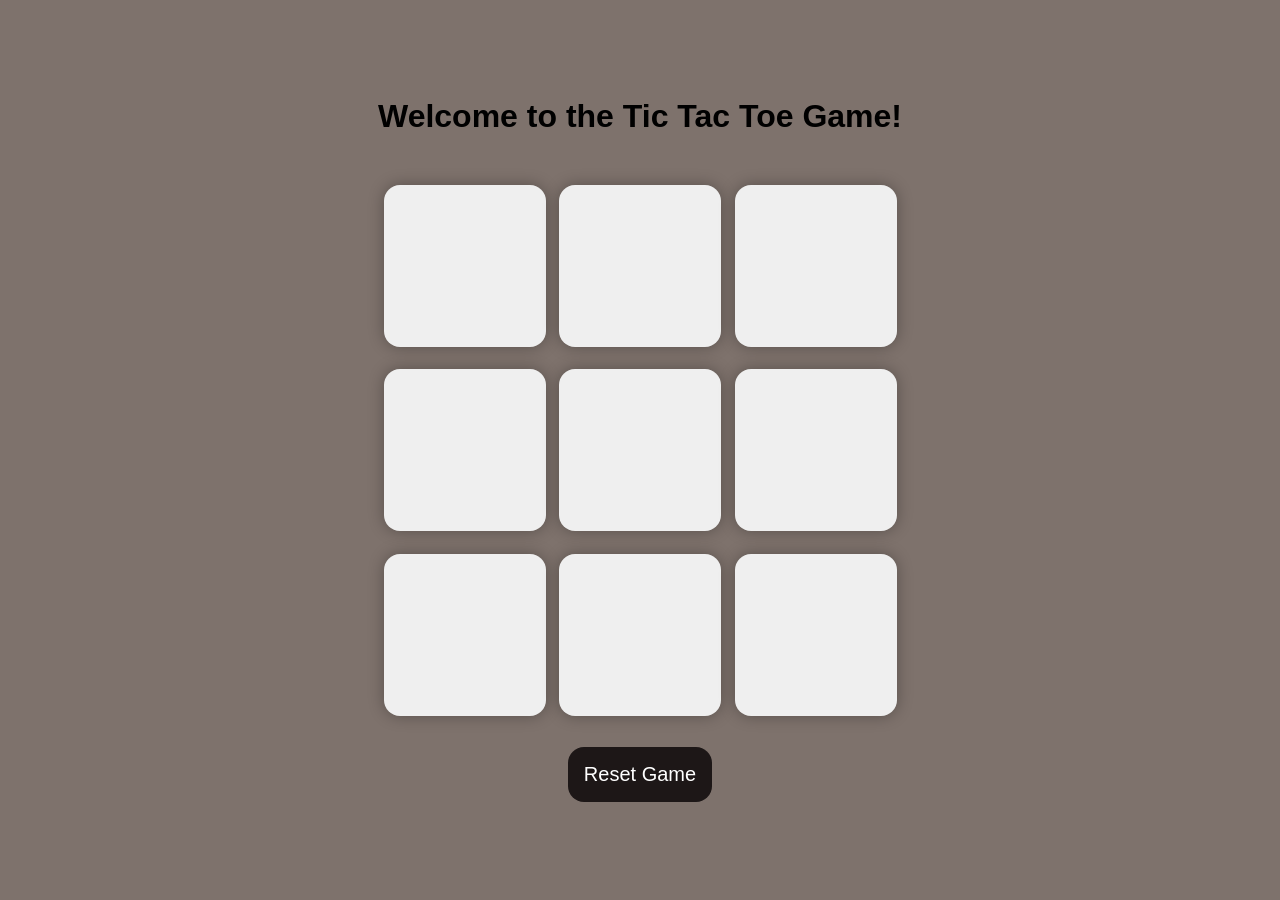
<file: Project/index.html>
<!DOCTYPE html>
<html lang="en">
<head>
    <meta charset="UTF-8">
    <meta name="viewport" content="width=device-width, initial-scale=1.0">
    <title>Tic Tac Toe Game</title>
    <link rel="stylesheet" href="style.css"/>
</head>
<body>
    <main>  
        <h1>Welcome to the Tic Tac Toe Game!</h1>
        <div class="container">
            <div class="game">
                <button class="box"></button>
                <button class="box"></button>
                <button class="box"></button>
                <button class="box"></button>
                <button class="box"></button>
                <button class="box"></button>
                <button class="box"></button>
                <button class="box"></button>
                <button class="box"></button>
            </div> 
        </div>

        <button id="reset-btn">Reset Game</button>
    
    </main>
   <script src="app.js"></script> 
   
</body>
</html>
</file>
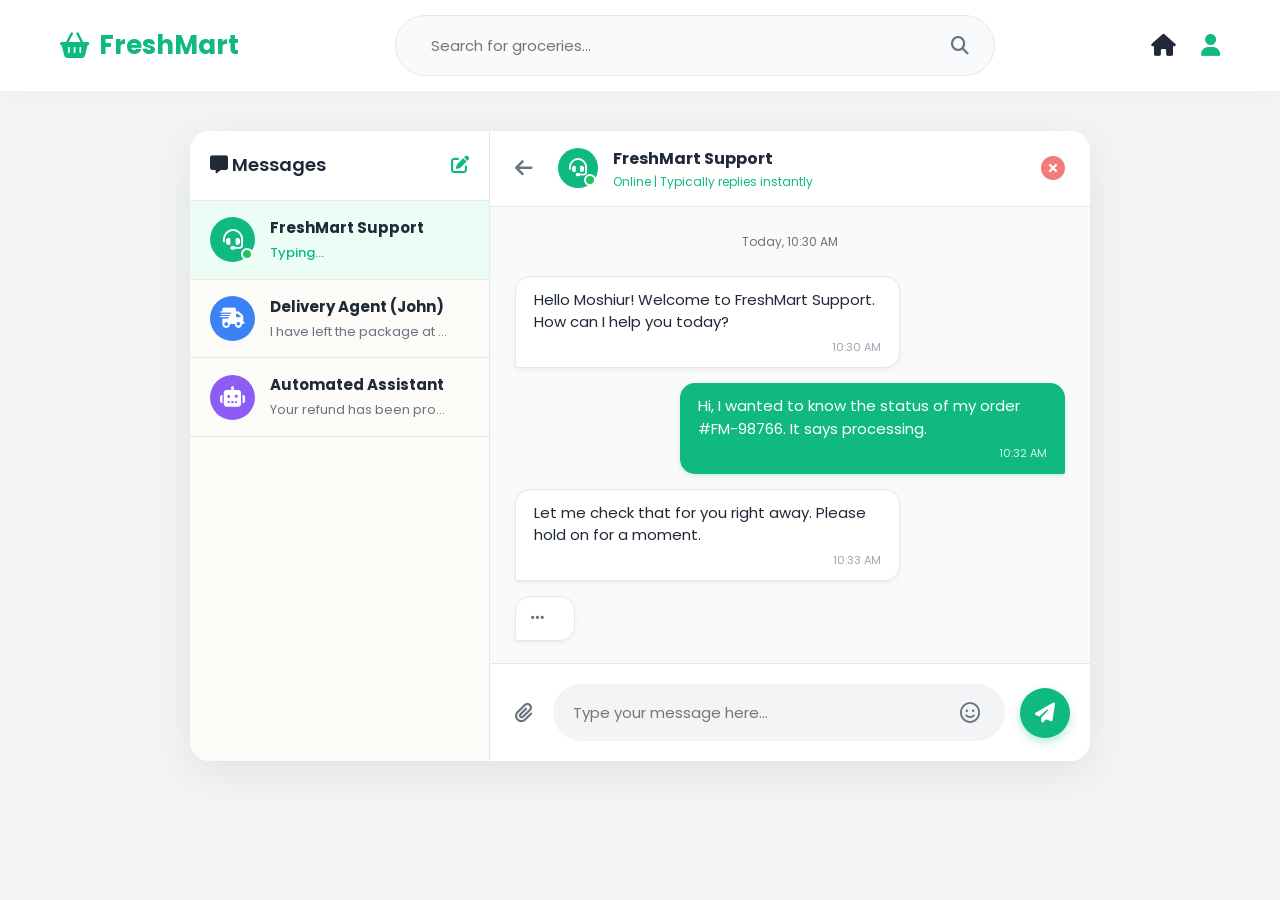
<file: DOM/chat.html>
<!DOCTYPE html>
<html lang="en">
<head>
    <meta charset="UTF-8">
    <meta name="viewport" content="width=device-width, initial-scale=1.0">
    <title>Customer Support | FreshMart</title>
    
    <link rel="preconnect" href="https://fonts.googleapis.com">
    <link rel="preconnect" href="https://fonts.gstatic.com" crossorigin>
    <link href="https://fonts.googleapis.com/css2?family=Poppins:wght@300;400;500;600;700&display=swap" rel="stylesheet">
    <link rel="stylesheet" href="https://cdnjs.cloudflare.com/ajax/libs/font-awesome/6.4.0/css/all.min.css">
    <link rel="stylesheet" href="style.css">

    <style>
        /* Chat Page Specific Styles */
        body {
            background-color: #f3f4f6; /* slightly darker background for chat focus */
        }

        .chat-container {
            max-width: 900px;
            margin: 40px auto;
            background: white;
            border-radius: 20px;
            box-shadow: 0 10px 40px rgba(0,0,0,0.08);
            display: flex;
            height: 70vh; /* Takes up 70% of screen height */
            overflow: hidden;
        }

        /* Left Side: Active Chats / Contacts */
        .chat-sidebar {
            width: 300px;
            background: #fdfbf7;
            border-right: 1px solid var(--border);
            display: flex;
            flex-direction: column;
        }

        .chat-header {
            padding: 20px;
            background: var(--white);
            border-bottom: 1px solid var(--border);
            font-weight: 600;
            font-size: 18px;
            color: var(--text-dark);
            display: flex;
            align-items: center;
            justify-content: space-between;
        }

        .contact-list {
            flex: 1;
            overflow-y: auto;
        }

        .contact-item {
            display: flex;
            align-items: center;
            gap: 15px;
            padding: 15px 20px;
            border-bottom: 1px solid var(--border);
            cursor: pointer;
            transition: background 0.2s;
        }

        .contact-item:hover, .contact-item.active {
            background: #ecfdf5;
        }

        .contact-avatar {
            width: 45px;
            height: 45px;
            border-radius: 50%;
            background: var(--primary);
            color: white;
            display: flex;
            align-items: center;
            justify-content: center;
            font-size: 20px;
            position: relative;
        }

        .online-dot {
            position: absolute;
            bottom: 2px;
            right: 2px;
            width: 12px;
            height: 12px;
            background: #22c55e;
            border-radius: 50%;
            border: 2px solid white;
        }

        .contact-info h4 {
            font-size: 15px;
            color: var(--text-dark);
            margin-bottom: 3px;
        }

        .contact-info p {
            font-size: 13px;
            color: var(--text-light);
            white-space: nowrap;
            overflow: hidden;
            text-overflow: ellipsis;
            width: 180px;
        }

        /* Right Side: Chat Window */
        .chat-window {
            flex: 1;
            display: flex;
            flex-direction: column;
            background: white;
        }

        .chat-window-header {
            padding: 15px 25px;
            border-bottom: 1px solid var(--border);
            display: flex;
            align-items: center;
            gap: 15px;
            background: white;
        }

        .chat-messages {
            flex: 1;
            padding: 25px;
            overflow-y: auto;
            display: flex;
            flex-direction: column;
            gap: 15px;
            background: #fafafa;
        }

        .message {
            max-width: 70%;
            padding: 12px 18px;
            border-radius: 15px;
            font-size: 15px;
            line-height: 1.5;
            position: relative;
        }

        .msg-received {
            background: white;
            color: var(--text-dark);
            align-self: flex-start;
            border-bottom-left-radius: 2px;
            box-shadow: 0 2px 5px rgba(0,0,0,0.05);
            border: 1px solid var(--border);
        }

        .msg-sent {
            background: var(--primary);
            color: white;
            align-self: flex-end;
            border-bottom-right-radius: 2px;
            box-shadow: 0 2px 5px rgba(16, 185, 129, 0.2);
        }

        .msg-time {
            font-size: 11px;
            color: #9ca3af;
            margin-top: 5px;
            display: block;
            text-align: right;
        }

        .msg-sent .msg-time {
            color: #d1fae5;
        }

        /* Chat Input Area */
        .chat-input-area {
            padding: 20px;
            background: white;
            border-top: 1px solid var(--border);
            display: flex;
            gap: 15px;
            align-items: center;
        }

        .chat-input-wrapper {
            flex: 1;
            background: #f3f4f6;
            border-radius: 50px;
            display: flex;
            align-items: center;
            padding: 5px 20px;
        }

        .chat-input-wrapper input {
            flex: 1;
            border: none;
            background: transparent;
            padding: 12px 0;
            outline: none;
            font-size: 15px;
        }

        .chat-btn {
            background: transparent;
            border: none;
            color: var(--text-light);
            font-size: 20px;
            cursor: pointer;
            transition: color 0.3s;
            padding: 0 5px;
        }

        .chat-btn:hover {
            color: var(--primary);
        }

        .send-btn {
            background: var(--primary);
            color: white;
            width: 50px;
            height: 50px;
            border-radius: 50%;
            display: flex;
            align-items: center;
            justify-content: center;
            font-size: 20px;
            border: none;
            cursor: pointer;
            transition: all 0.3s;
            box-shadow: 0 4px 10px rgba(16, 185, 129, 0.3);
        }

        .send-btn:hover {
            background: var(--primary-dark);
            transform: scale(1.05);
        }
    </style>
</head>
<body>

    <!-- Navigation Bar -->
    <header id="navbar">
        <div class="nav-container">
            <a href="index.html" class="logo">
                <i class="fa-solid fa-basket-shopping"></i> FreshMart
            </a>
            
            <div class="search-bar">
                <input type="text" placeholder="Search for groceries...">
                <button><i class="fa-solid fa-magnifying-glass"></i></button>
            </div>

            <div class="nav-icons">
                <a href="index.html" class="icon-wrapper" title="Back to Home">
                    <i class="fa-solid fa-house"></i>
                </a>
                <a href="profile.html" class="icon-wrapper" style="color: var(--primary);">
                    <i class="fa-solid fa-user"></i>
                </a>
            </div>
        </div>
    </header>

    <!-- Chat Container -->
    <div class="chat-container">
        
        <!-- Sidebar (Contacts) -->
        <div class="chat-sidebar">
            <div class="chat-header">
                <span><i class="fa-solid fa-message"></i> Messages</span>
                <i class="fa-solid fa-pen-to-square" style="cursor: pointer; color: var(--primary);"></i>
            </div>
            
            <div class="contact-list">
                <!-- Active Support Chat -->
                <div class="contact-item active">
                    <div class="contact-avatar">
                        <i class="fa-solid fa-headset"></i>
                        <div class="online-dot"></div>
                    </div>
                    <div class="contact-info">
                        <h4>FreshMart Support</h4>
                        <p style="color: var(--primary); font-weight: 500;">Typing...</p>
                    </div>
                </div>

                <!-- Previous Chat 1 -->
                <div class="contact-item">
                    <div class="contact-avatar" style="background: #3b82f6;">
                        <i class="fa-solid fa-truck-fast"></i>
                    </div>
                    <div class="contact-info">
                        <h4>Delivery Agent (John)</h4>
                        <p>I have left the package at the door.</p>
                    </div>
                </div>

                <!-- Previous Chat 2 -->
                <div class="contact-item">
                    <div class="contact-avatar" style="background: #8b5cf6;">
                        <i class="fa-solid fa-robot"></i>
                    </div>
                    <div class="contact-info">
                        <h4>Automated Assistant</h4>
                        <p>Your refund has been processed.</p>
                    </div>
                </div>
            </div>
        </div>

        <!-- Main Chat Window -->
        <div class="chat-window">
            
            <!-- Chat Header -->
            <div class="chat-window-header">
                <!-- Mobile Back Button -->
                <button class="mobile-back-btn" onclick="window.location.href='index.html'" title="Back to Home" style="background: none; border: none; font-size: 20px; color: var(--text-light); cursor: pointer; display: flex; align-items: center; justify-content: center; margin-right: 10px; transition: color 0.3s;" onmouseover="this.style.color='var(--primary)'" onmouseout="this.style.color='var(--text-light)'">
                    <i class="fa-solid fa-arrow-left"></i>
                </button>

                <div class="contact-avatar" style="width: 40px; height: 40px; font-size: 18px;">
                    <i class="fa-solid fa-headset"></i>
                    <div class="online-dot"></div>
                </div>
                <div style="flex: 1;">
                    <h3 style="font-size: 16px; color: var(--text-dark);">FreshMart Support</h3>
                    <p style="font-size: 12px; color: #10b981;">Online | Typically replies instantly</p>
                </div>
                
                <!-- Close Chat / Back Button -->
                <button onclick="window.location.href='index.html'" title="Close Chat" style="background: none; border: none; font-size: 24px; color: #ef4444; cursor: pointer; opacity: 0.7; transition: all 0.3s;" onmouseover="this.style.opacity='1'; this.style.transform='scale(1.1)'" onmouseout="this.style.opacity='0.7'; this.style.transform='scale(1)'">
                    <i class="fa-solid fa-circle-xmark"></i>
                </button>
            </div>

            <!-- Chat Messages -->
            <div class="chat-messages" id="chatMessages">
                <div style="text-align: center; color: var(--text-light); font-size: 12px; margin-bottom: 10px;">Today, 10:30 AM</div>
                
                <div class="message msg-received">
                    Hello Moshiur! Welcome to FreshMart Support. How can I help you today?
                    <span class="msg-time">10:30 AM</span>
                </div>

                <div class="message msg-sent">
                    Hi, I wanted to know the status of my order #FM-98766. It says processing.
                    <span class="msg-time">10:32 AM</span>
                </div>

                <div class="message msg-received">
                    Let me check that for you right away. Please hold on for a moment.
                    <span class="msg-time">10:33 AM</span>
                </div>
                
                <!-- Typing Indicator -->
                <div class="message msg-received" id="typingIndicator" style="width: 60px; padding: 10px 15px;">
                    <i class="fa-solid fa-ellipsis" style="color: var(--text-light); animation: fade 1s infinite alternate;"></i>
                </div>
            </div>

            <!-- Chat Input -->
            <form class="chat-input-area" onsubmit="sendMessage(event)">
                <button type="button" class="chat-btn" title="Attach File"><i class="fa-solid fa-paperclip"></i></button>
                
                <div class="chat-input-wrapper">
                    <input type="text" id="messageInput" placeholder="Type your message here..." autocomplete="off">
                    <button type="button" class="chat-btn"><i class="fa-regular fa-face-smile"></i></button>
                </div>

                <button type="submit" class="send-btn"><i class="fa-solid fa-paper-plane"></i></button>
            </form>
        </div>

    </div>

    <script>
        function sendMessage(e) {
            e.preventDefault();
            const input = document.getElementById('messageInput');
            const messageText = input.value.trim();
            
            if(messageText === '') return;

            const chatMessages = document.getElementById('chatMessages');
            const typingIndicator = document.getElementById('typingIndicator');

            // Get Current Time
            const now = new Date();
            let hours = now.getHours();
            let minutes = now.getMinutes();
            const ampm = hours >= 12 ? 'PM' : 'AM';
            hours = hours % 12;
            hours = hours ? hours : 12; 
            minutes = minutes < 10 ? '0' + minutes : minutes;
            const timeString = hours + ':' + minutes + ' ' + ampm;

            // Create New Message Element
            const newMessage = document.createElement('div');
            newMessage.className = 'message msg-sent';
            newMessage.innerHTML = `
                ${messageText}
                <span class="msg-time">${timeString}</span>
            `;

            // Insert message before typing indicator
            chatMessages.insertBefore(newMessage, typingIndicator);
            
            // Clear input
            input.value = '';

            // Scroll to bottom
            chatMessages.scrollTop = chatMessages.scrollHeight;

            // Simulate Reply after 2 seconds
            typingIndicator.style.display = 'block';
            setTimeout(() => {
                const replyMessage = document.createElement('div');
                replyMessage.className = 'message msg-received';
                replyMessage.innerHTML = `
                    Thanks for your patience. Your order is packed and will be dispatched in the next 30 minutes! 🚚
                    <span class="msg-time">${timeString}</span>
                `;
                chatMessages.insertBefore(replyMessage, typingIndicator);
                chatMessages.scrollTop = chatMessages.scrollHeight;
            }, 2000);
        }

        // Add simple animation for typing dots
        const style = document.createElement('style');
        style.innerHTML = `
            @keyframes fade {
                0% { opacity: 0.3; }
                100% { opacity: 1; }
            }
        `;
        document.head.appendChild(style);
    </script>
</body>
</html>
</file>
<file: Project/style.css>
*{
    margin: 0;
    padding: 0;
}

body{
    background-color: #7e726c;
    font-family: Arial, sans-serif;
    text-align: center;
    min-height: 100vh;
    display: flex;
    justify-content: center;
    align-items: center;
}

main {
    width: 100%;
}

h1 {
    margin-bottom: 5vh;
}

.container{
    display: flex;
    justify-content: center;
    align-items: center;
}

.game{
    height: 60vmin;
    width: 60vmin;
    display: flex;
    flex-wrap: wrap;
    justify-content: center;
    align-items: center;
    gap: 1.5vmin;
}

.box{
    height: 18vmin;
    width: 18vmin;
    border-radius: 1rem;
    border:none;
    box-shadow: 0 0 1rem rgba(0, 0, 0, 0.3);
    font-size: 8vmin;
    color: #de0707;
}

#reset-btn{
 padding: 1rem;   
 font-size: 1.25rem;
 background-color: #1d1717;
 color: #fff;
 border: none;
 border-radius: 1rem;
 margin-top: 3vh;
 cursor: pointer;
}
</file>
<file: DOM/style.css>
/* Modern Super Shop CSS */
:root {
    --primary: #10b981; /* Emerald Green */
    --primary-dark: #059669;
    --text-dark: #1f2937;
    --text-light: #6b7280;
    --bg-light: #f9fafb;
    --white: #ffffff;
    --border: #e5e7eb;
}

* {
    margin: 0;
    padding: 0;
    box-sizing: border-box;
    font-family: 'Poppins', sans-serif;
    scroll-behavior: smooth;
}

body {
    background-color: var(--bg-light);
    color: var(--text-dark);
    line-height: 1.6;
}

a {
    text-decoration: none;
    color: inherit;
}

/* Top Notification Bar */
.top-bar {
    background-color: var(--primary);
    color: var(--white);
    text-align: center;
    padding: 10px 20px;
    font-size: 14px;
    font-weight: 500;
    letter-spacing: 0.5px;
}

/* Navbar */
header {
    background-color: var(--white);
    box-shadow: 0 4px 15px rgba(0,0,0,0.03);
    position: sticky;
    top: 0;
    z-index: 1000;
}

.nav-container {
    max-width: 1200px;
    margin: 0 auto;
    padding: 15px 20px;
    display: flex;
    justify-content: space-between;
    align-items: center;
}

.logo {
    font-size: 26px;
    font-weight: 700;
    color: var(--primary);
    display: flex;
    align-items: center;
    gap: 10px;
}

.search-bar {
    flex: 1;
    max-width: 600px;
    margin: 0 40px;
    display: flex;
    background: var(--bg-light);
    border-radius: 50px;
    padding: 8px 25px;
    border: 1px solid var(--border);
    transition: all 0.3s ease;
}

.search-bar:focus-within {
    border-color: var(--primary);
    box-shadow: 0 0 0 3px rgba(16, 185, 129, 0.1);
    background: var(--white);
}

.search-bar input {
    border: none;
    background: transparent;
    width: 100%;
    padding: 10px;
    outline: none;
    font-size: 15px;
}

.search-bar button {
    background: transparent;
    border: none;
    color: var(--text-light);
    cursor: pointer;
    font-size: 18px;
    transition: color 0.3s;
}

.search-bar button:hover {
    color: var(--primary);
}

.nav-icons {
    display: flex;
    gap: 25px;
    align-items: center;
}

.nav-icons .icon-wrapper {
    position: relative;
    font-size: 22px;
    color: var(--text-dark);
    cursor: pointer;
    transition: transform 0.2s, color 0.3s;
}

.nav-icons .icon-wrapper:hover {
    color: var(--primary);
    transform: translateY(-2px);
}

.badge {
    position: absolute;
    top: -8px;
    right: -10px;
    background: #ef4444;
    color: white;
    font-size: 12px;
    font-weight: bold;
    height: 20px;
    width: 20px;
    display: flex;
    align-items: center;
    justify-content: center;
    border-radius: 50%;
    box-shadow: 0 2px 5px rgba(239, 68, 68, 0.4);
}

/* Hero Section */
.hero {
    max-width: 1200px;
    margin: 30px auto;
    border-radius: 24px;
    color: var(--white);
    padding: 120px 60px;
    display: flex;
    flex-direction: column;
    justify-content: center;
    box-shadow: 0 20px 40px rgba(0,0,0,0.1);
    position: relative;
    overflow: hidden;
    z-index: 1;
}

/* Background image layers for fading effect */
.hero-bg-1, .hero-bg-2, .hero-bg-3 {
    position: absolute;
    top: 0;
    left: 0;
    width: 100%;
    height: 100%;
    z-index: -1;
    background-size: cover;
    background-position: center;
    transition: opacity 1.5s ease-in-out;
}

.hero-bg-1 {
    background-image: linear-gradient(rgba(0, 0, 0, 0.5), rgba(0, 0, 0, 0.5)), url('https://images.pexels.com/photos/1367243/pexels-photo-1367243.jpeg?auto=compress&cs=tinysrgb&w=1200');
}

.hero-bg-2 {
    background-image: linear-gradient(rgba(0, 0, 0, 0.5), rgba(0, 0, 0, 0.5)), url('https://images.pexels.com/photos/1132047/pexels-photo-1132047.jpeg?auto=compress&cs=tinysrgb&w=1200');
    opacity: 0;
}

.hero-bg-3 {
    background-image: linear-gradient(rgba(0, 0, 0, 0.5), rgba(0, 0, 0, 0.5)), url('https://images.pexels.com/photos/264636/pexels-photo-264636.jpeg?auto=compress&cs=tinysrgb&w=1200');
    opacity: 0;
}

.hero h1 {
    font-size: 52px;
    font-weight: 800;
    margin-bottom: 20px;
    max-width: 650px;
    line-height: 1.2;
    animation: fadeInDown 0.8s ease-out;
}

.hero p {
    font-size: 18px;
    margin-bottom: 35px;
    max-width: 550px;
    opacity: 0.9;
    animation: fadeInUp 0.8s ease-out 0.2s both;
}

.btn-primary {
    background-color: var(--primary);
    color: var(--white);
    padding: 15px 35px;
    border-radius: 50px;
    font-weight: 600;
    font-size: 16px;
    display: inline-flex;
    align-items: center;
    gap: 10px;
    transition: all 0.3s cubic-bezier(0.4, 0, 0.2, 1);
    border: none;
    cursor: pointer;
    width: max-content;
    animation: fadeInUp 0.8s ease-out 0.4s both;
}

.btn-primary:hover {
    background-color: var(--primary-dark);
    transform: translateY(-3px);
    box-shadow: 0 10px 20px rgba(16, 185, 129, 0.3);
}

/* Categories */
.section-title {
    text-align: center;
    font-size: 32px;
    font-weight: 700;
    margin: 60px 0 40px;
    color: var(--text-dark);
}

.categories {
    max-width: 1200px;
    margin: 0 auto;
    display: flex;
    justify-content: center;
    gap: 25px;
    flex-wrap: wrap;
    padding: 0 20px;
}

.category-card {
    background: var(--white);
    padding: 25px 20px;
    border-radius: 20px;
    text-align: center;
    width: 160px;
    box-shadow: 0 4px 15px rgba(0,0,0,0.04);
    transition: all 0.3s ease;
    cursor: pointer;
    border: 1px solid var(--border);
}

.category-card:hover {
    transform: translateY(-8px);
    box-shadow: 0 15px 30px rgba(16, 185, 129, 0.1);
    border-color: var(--primary);
}

.category-card img {
    width: 65px;
    height: 65px;
    object-fit: contain;
    margin-bottom: 15px;
    transition: transform 0.3s ease;
}

.category-card:hover img {
    transform: scale(1.1);
}

.category-card h3 {
    font-size: 16px;
    font-weight: 600;
    color: var(--text-dark);
}

/* Featured Products */
.products {
    max-width: 1200px;
    margin: 0 auto 60px;
    display: grid;
    grid-template-columns: repeat(auto-fill, minmax(260px, 1fr));
    gap: 30px;
    padding: 0 20px;
}

.product-card {
    background: var(--white);
    border-radius: 20px;
    padding: 25px;
    text-align: center;
    box-shadow: 0 4px 15px rgba(0,0,0,0.04);
    position: relative;
    transition: all 0.3s ease;
    border: 1px solid var(--border);
    display: flex;
    flex-direction: column;
}

.product-card:hover {
    box-shadow: 0 15px 35px rgba(0,0,0,0.08);
    transform: translateY(-5px);
}

.discount-tag {
    position: absolute;
    top: 20px;
    left: 20px;
    background: #ef4444;
    color: white;
    padding: 5px 12px;
    border-radius: 20px;
    font-size: 12px;
    font-weight: 700;
    z-index: 1;
}

.product-card img {
    width: 180px;
    height: 180px;
    object-fit: cover;
    border-radius: 50%;
    margin: 0 auto 20px;
    transition: transform 0.5s ease;
}

.product-card:hover img {
    transform: scale(1.05) rotate(2deg);
}

.product-title {
    font-size: 18px;
    font-weight: 600;
    margin-bottom: 8px;
    color: var(--text-dark);
}

.product-price {
    color: var(--primary);
    font-size: 22px;
    font-weight: 700;
    margin-bottom: 20px;
}

.product-price span {
    color: var(--text-light);
    text-decoration: line-through;
    font-size: 15px;
    margin-left: 8px;
    font-weight: 500;
}

.add-to-cart {
    width: 100%;
    background: var(--white);
    color: var(--primary);
    border: 2px solid var(--primary);
    padding: 12px;
    border-radius: 50px;
    font-weight: 600;
    font-size: 15px;
    cursor: pointer;
    transition: all 0.3s ease;
    margin-top: auto;
    display: flex;
    justify-content: center;
    align-items: center;
    gap: 8px;
}

.product-card:hover .add-to-cart {
    background: var(--primary);
    color: var(--white);
}

/* Banner */
.promo-banner {
    max-width: 1200px;
    margin: 60px auto;
    background: linear-gradient(135deg, #fef3c7 0%, #fde68a 100%);
    border-radius: 24px;
    padding: 50px;
    display: flex;
    align-items: center;
    justify-content: space-between;
    box-shadow: 0 10px 25px rgba(245, 158, 11, 0.15);
}

.promo-text h2 {
    font-size: 36px;
    color: #92400e;
    margin-bottom: 15px;
    font-weight: 800;
}

.promo-text p {
    font-size: 18px;
    color: #b45309;
}

/* Benefits Section */
.benefits {
    background: var(--white);
    padding: 70px 20px;
    margin-top: 60px;
    border-top: 1px solid var(--border);
}

.benefits-container {
    max-width: 1200px;
    margin: 0 auto;
    display: grid;
    grid-template-columns: repeat(auto-fit, minmax(220px, 1fr));
    gap: 40px;
    text-align: center;
}

.benefit-icon {
    font-size: 45px;
    color: var(--primary);
    margin-bottom: 20px;
    background: #ecfdf5;
    width: 90px;
    height: 90px;
    line-height: 90px;
    border-radius: 50%;
    display: inline-block;
    transition: transform 0.3s ease;
}

.benefits-container div:hover .benefit-icon {
    transform: scale(1.1);
}

.benefits-container h3 {
    font-size: 18px;
    margin-bottom: 8px;
    color: var(--text-dark);
}

.benefits-container p {
    color: var(--text-light);
    font-size: 15px;
}

/* Footer */
footer {
    background: #111827;
    color: var(--white);
    padding: 60px 20px 30px;
    text-align: center;
}

footer h2 {
    font-size: 28px;
    color: var(--primary);
    margin-bottom: 15px;
}

/* Animations */
@keyframes fadeInDown {
    from { opacity: 0; transform: translateY(-20px); }
    to { opacity: 1; transform: translateY(0); }
}

@keyframes fadeInUp {
    from { opacity: 0; transform: translateY(20px); }
    to { opacity: 1; transform: translateY(0); }
}

/* --- Profile Page Styles --- */
.profile-container {
    max-width: 1200px;
    margin: 50px auto 80px;
    display: flex;
    gap: 40px;
    padding: 0 20px;
    align-items: flex-start;
}

.profile-sidebar {
    background: var(--white);
    width: 320px;
    border-radius: 20px;
    overflow: hidden;
    box-shadow: 0 10px 40px rgba(0,0,0,0.06);
    flex-shrink: 0;
    border: 1px solid var(--border);
}

.profile-cover {
    height: 120px;
    background: linear-gradient(135deg, #a7f3d0 0%, #10b981 100%);
    position: relative;
}

.profile-info {
    text-align: center;
    padding: 0 20px 20px;
    margin-top: -50px;
}

.profile-pic-container {
    position: relative;
    width: 110px;
    height: 110px;
    margin: 0 auto 15px;
}

.profile-pic-container img {
    width: 100%;
    height: 100%;
    object-fit: cover;
    border-radius: 50%;
    border: 4px solid var(--white);
    box-shadow: 0 5px 15px rgba(0,0,0,0.1);
    background: var(--white);
}

.upload-btn {
    position: absolute;
    bottom: 5px;
    right: 0px;
    background: var(--white);
    color: var(--primary);
    width: 34px;
    height: 34px;
    border-radius: 50%;
    display: flex;
    align-items: center;
    justify-content: center;
    cursor: pointer;
    border: 2px solid #e5e7eb;
    transition: all 0.3s ease;
    box-shadow: 0 2px 5px rgba(0,0,0,0.1);
}

.upload-btn:hover {
    background: var(--primary);
    color: white;
    border-color: var(--primary);
    transform: scale(1.1);
}

.profile-info h3 {
    font-size: 20px;
    color: var(--text-dark);
    margin-bottom: 2px;
    font-weight: 700;
}

.profile-info p {
    color: var(--text-light);
    font-size: 14px;
    margin-bottom: 0;
}

.profile-menu {
    padding: 20px;
    display: flex;
    flex-direction: column;
    gap: 5px;
    border-top: 1px solid var(--border);
}

.profile-menu button, .profile-menu a {
    background: transparent;
    border: none;
    padding: 14px 20px;
    text-align: left;
    font-size: 15px;
    font-weight: 500;
    color: #4b5563;
    border-radius: 12px;
    cursor: pointer;
    transition: all 0.3s ease;
    display: flex;
    align-items: center;
    gap: 15px;
    text-decoration: none;
}

.profile-menu button i, .profile-menu a i {
    font-size: 18px;
    width: 20px;
    text-align: center;
    color: #9ca3af;
    transition: all 0.3s ease;
}

.profile-menu button:hover, .profile-menu a:hover {
    background: #f3f4f6;
    color: var(--text-dark);
}

.profile-menu button.active, .profile-menu a.active {
    background: #ecfdf5;
    color: var(--primary);
    font-weight: 600;
    box-shadow: 0 2px 10px rgba(16, 185, 129, 0.1);
}

.profile-menu button.active i, .profile-menu a.active i {
    color: var(--primary);
}

.logout-btn {
    color: #ef4444 !important;
    margin-top: 10px !important;
    border-top: 1px solid var(--border);
    border-radius: 0 !important;
    padding-top: 20px !important;
}

.logout-btn i {
    color: #ef4444 !important;
}

.profile-content {
    background: var(--white);
    flex: 1;
    border-radius: 20px;
    padding: 40px;
    box-shadow: 0 10px 40px rgba(0,0,0,0.06);
    border: 1px solid var(--border);
}

.profile-content h2 {
    font-size: 24px;
    margin-bottom: 30px;
    color: var(--text-dark);
    border-bottom: 1px solid var(--border);
    padding-bottom: 20px;
    display: flex;
    justify-content: space-between;
    align-items: center;
}

.form-grid {
    display: grid;
    grid-template-columns: 1fr 1fr;
    gap: 25px;
}

.form-group {
    display: flex;
    flex-direction: column;
    gap: 8px;
}

.form-group.full-width {
    grid-column: span 2;
}

.form-group label {
    font-weight: 500;
    font-size: 14px;
    color: #374151;
}

.form-group input {
    padding: 15px 20px;
    border: 1.5px solid #e5e7eb;
    border-radius: 12px;
    font-size: 15px;
    outline: none;
    transition: all 0.3s ease;
    background: #f9fafb;
    color: var(--text-dark);
}

.form-group input:focus {
    border-color: var(--primary);
    background: white;
    box-shadow: 0 0 0 4px rgba(16, 185, 129, 0.1);
}

.tab-content {
    display: none;
    animation: fadeIn 0.4s ease-in-out;
}

.tab-content.active {
    display: block;
}

@keyframes fadeIn {
    from { opacity: 0; transform: translateY(10px); }
    to { opacity: 1; transform: translateY(0); }
}

/* --- Orders Page Styles --- */
.order-list {
    display: flex;
    flex-direction: column;
    gap: 20px;
}

.order-item {
    background: var(--white);
    border: 1px solid var(--border);
    border-radius: 16px;
    padding: 25px;
    position: relative;
    overflow: hidden;
    transition: all 0.3s ease;
    display: flex;
    flex-wrap: wrap;
    justify-content: space-between;
    align-items: center;
    gap: 20px;
}

.order-item:hover {
    box-shadow: 0 10px 30px rgba(0,0,0,0.06);
    border-color: #d1d5db;
    transform: translateY(-2px);
}

.order-item::before {
    content: '';
    position: absolute;
    left: 0;
    top: 0;
    height: 100%;
    width: 5px;
    background: #e5e7eb;
}

.order-item.delivered::before { background: #10b981; }
.order-item.processing::before { background: #f59e0b; }
.order-item.cancelled::before { background: #ef4444; }

.order-header {
    display: flex;
    align-items: center;
    gap: 15px;
    margin-bottom: 15px;
}

.order-icon {
    width: 50px;
    height: 50px;
    border-radius: 50%;
    display: flex;
    align-items: center;
    justify-content: center;
    font-size: 20px;
}

.delivered .order-icon { background: #ecfdf5; color: #10b981; }
.processing .order-icon { background: #fffbeb; color: #f59e0b; }
.cancelled .order-icon { background: #fef2f2; color: #ef4444; }

.order-info {
    flex: 1;
    min-width: 200px;
}

.order-info h4 {
    font-size: 18px;
    color: var(--text-dark);
    margin-bottom: 3px;
    font-weight: 700;
}

.order-info p {
    font-size: 14px;
    color: var(--text-light);
}

.order-details-summary {
    display: flex;
    gap: 30px;
    background: #f9fafb;
    padding: 15px 20px;
    border-radius: 12px;
    margin-top: 15px;
}

.summary-item h5 {
    font-size: 12px;
    color: var(--text-light);
    text-transform: uppercase;
    letter-spacing: 0.5px;
    margin-bottom: 5px;
}

.summary-item p {
    font-size: 15px;
    font-weight: 600;
    color: var(--text-dark);
}

.order-actions {
    display: flex;
    flex-direction: column;
    gap: 10px;
    min-width: 140px;
}

.order-actions button {
    padding: 12px;
    border-radius: 10px;
    font-weight: 600;
    font-size: 14px;
    cursor: pointer;
    transition: all 0.3s ease;
    border: 1px solid var(--border);
    background: white;
    color: var(--text-dark);
    display: flex;
    align-items: center;
    justify-content: center;
    gap: 8px;
    width: 100%;
}

.order-actions button:hover {
    background: #f3f4f6;
}

.order-actions .track-btn {
    background: var(--primary);
    color: white;
    border-color: var(--primary);
}

.order-actions .track-btn:hover {
    background: var(--primary-dark);
    box-shadow: 0 4px 12px rgba(16, 185, 129, 0.2);
}

/* Status Badge */
.status-badge {
    padding: 6px 12px;
    border-radius: 50px;
    font-size: 12px;
    font-weight: 600;
    display: inline-block;
}
.status-delivered { background: #ecfdf5; color: #059669; border: 1px solid #a7f3d0;}
.status-processing { background: #fffbeb; color: #d97706; border: 1px solid #fde68a;}
.status-cancelled { background: #fef2f2; color: #dc2626; border: 1px solid #fecaca;}

/* --- Wishlist Grid --- */
.wishlist-grid {
    display: grid;
    grid-template-columns: repeat(auto-fill, minmax(220px, 1fr));
    gap: 20px;
}

.wishlist-card {
    position: relative;
}

.remove-wishlist {
    position: absolute;
    top: 10px;
    right: 10px;
    background: rgba(255, 255, 255, 0.9);
    color: #dc2626;
    width: 35px;
    height: 35px;
    border-radius: 50%;
    display: flex;
    justify-content: center;
    align-items: center;
    cursor: pointer;
    box-shadow: 0 2px 5px rgba(0,0,0,0.1);
    transition: all 0.3s;
    z-index: 2;
}

.remove-wishlist:hover {
    background: #dc2626;
    color: white;
    transform: scale(1.1);
}

/* --- Beautiful Top Toast --- */
.custom-toast {
    visibility: hidden;
    min-width: 320px;
    background-color: white;
    color: var(--text-dark);
    border-left: 5px solid var(--primary);
    border-radius: 8px;
    padding: 16px 24px;
    position: fixed;
    z-index: 9999;
    left: 50%;
    top: -100px; /* Start hidden above the screen */
    transform: translateX(-50%);
    box-shadow: 0 10px 30px rgba(0,0,0,0.1);
    transition: top 0.5s cubic-bezier(0.68, -0.55, 0.265, 1.55), opacity 0.3s ease;
    opacity: 0;
    display: flex;
    align-items: center;
    gap: 15px;
    font-weight: 500;
    font-size: 15px;
}

.custom-toast i {
    color: var(--primary);
    font-size: 24px;
}

.custom-toast.show {
    visibility: visible;
    opacity: 1;
    top: 40px; /* Drop down to this position */
}

.tab-content {
    display: none;
    animation: fadeIn 0.4s ease-in-out;
}

.tab-content.active {
    display: block;
}

@keyframes fadeIn {
    from { opacity: 0; transform: translateY(10px); }
    to { opacity: 1; transform: translateY(0); }
}

/* Responsive Design */
@media (max-width: 768px) {
    .nav-container {
        flex-wrap: wrap;
    }
    .search-bar {
        order: 3;
        margin: 15px 0 0;
        max-width: 100%;
    }
    .hero {
        padding: 60px 30px;
        margin: 15px;
    }
    .hero h1 {
        font-size: 36px;
    }
    .promo-banner {
        flex-direction: column;
        text-align: center;
        gap: 30px;
        margin: 30px 15px;
    }
    .profile-container {
        flex-direction: column;
    }
    .profile-sidebar {
        width: 100%;
    }
    .form-grid {
        grid-template-columns: 1fr;
    }
    .form-group.full-width {
        grid-column: span 1;
    }
    .profile-content {
        padding: 30px 20px;
    }
}
</file>
